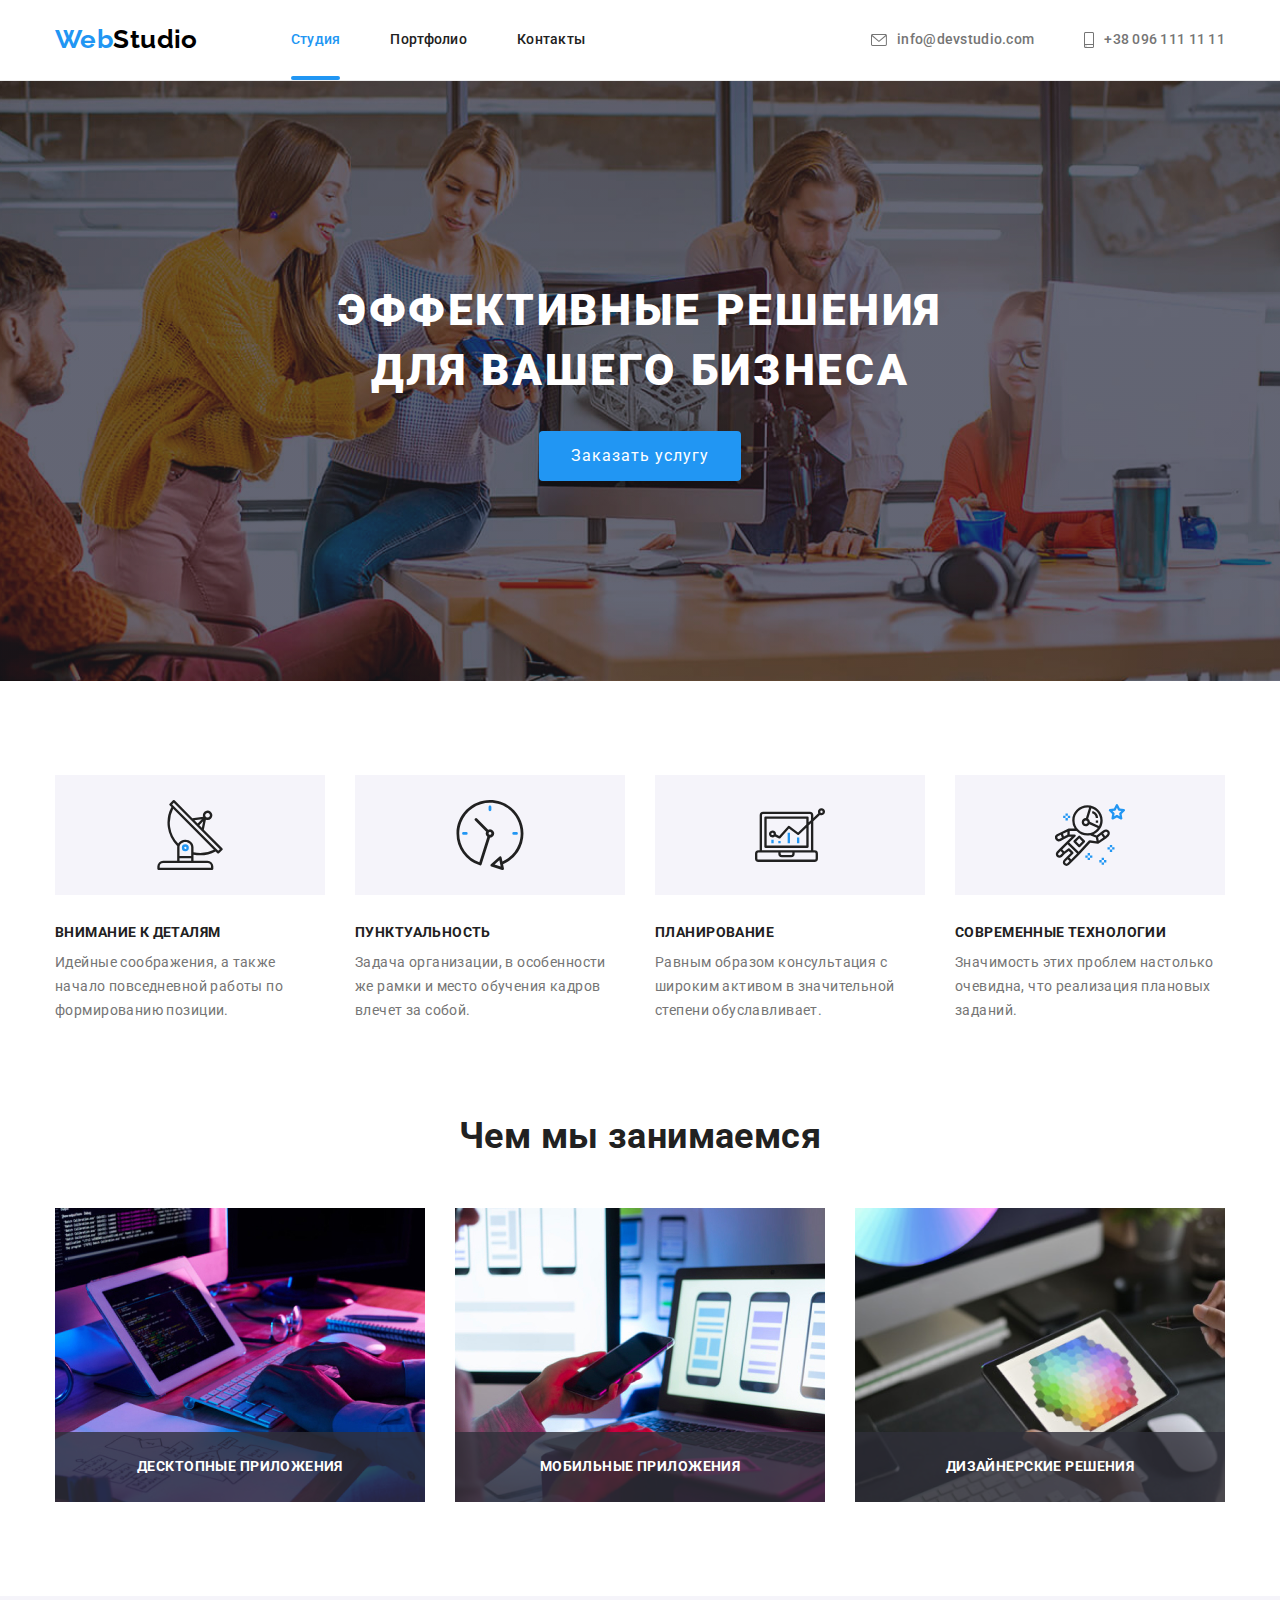
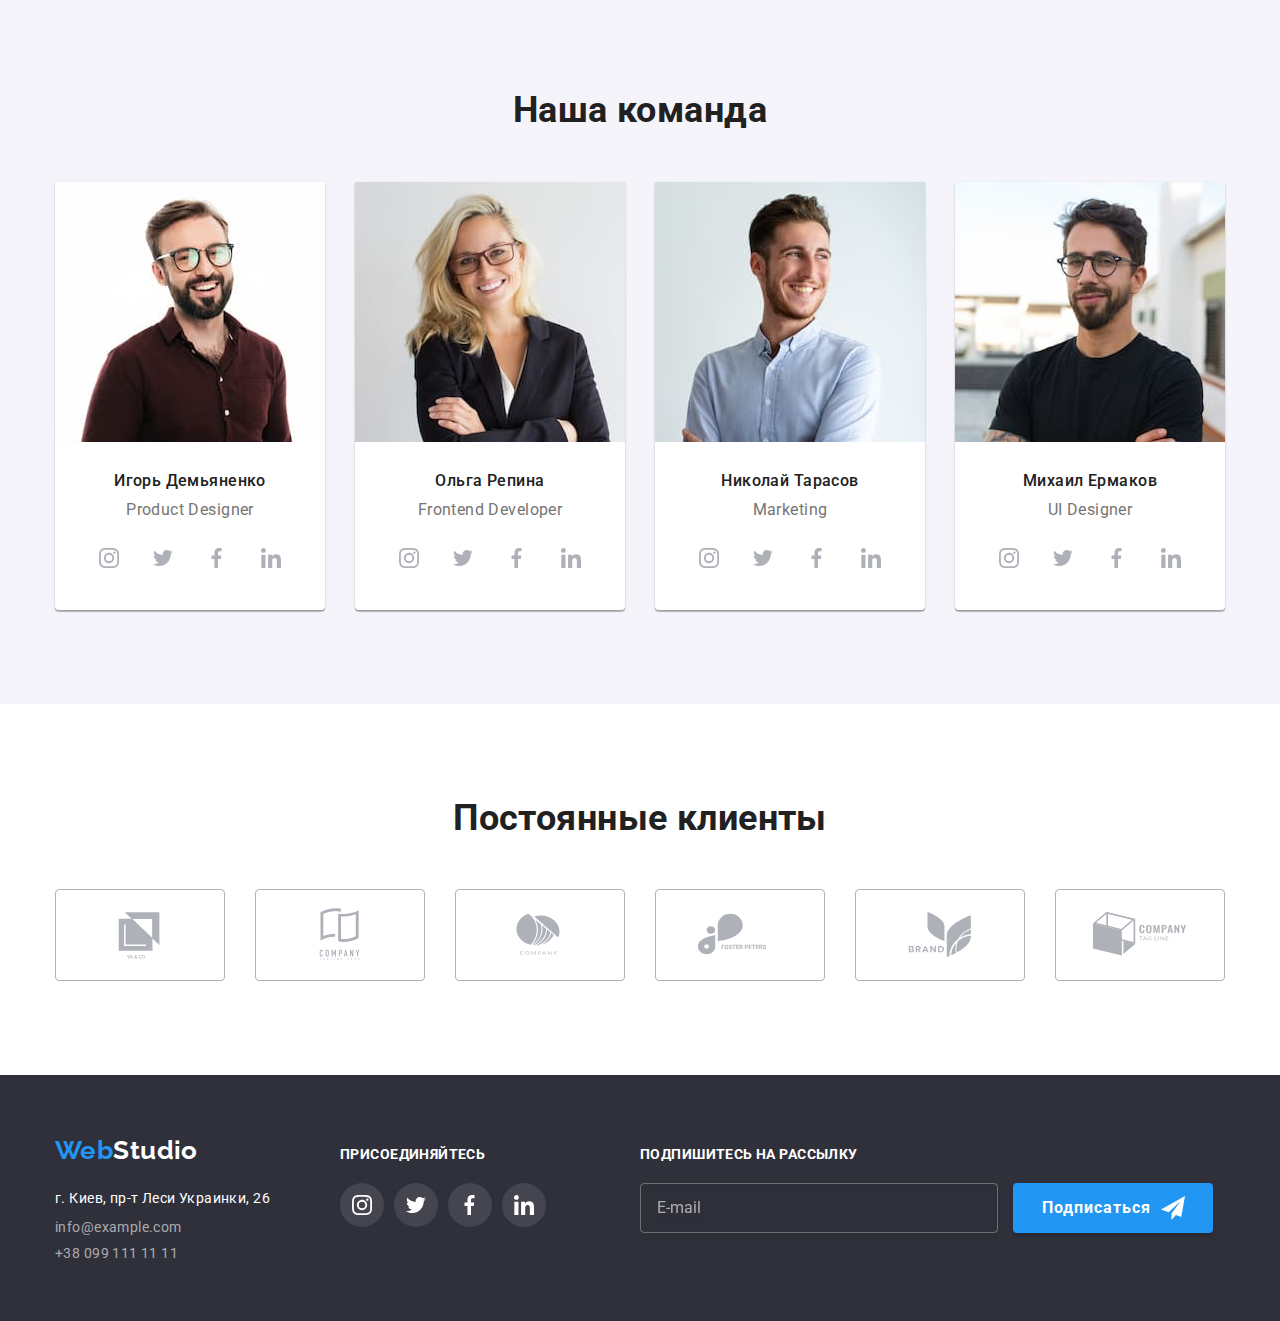
<file: index.html>
<!DOCTYPE html>
<html lang="ru">

<head>
  <meta charset="UTF-8" />
  <meta http-equiv="X-UA-Compatible" content="IE=edge" />
  <meta name="viewport" content="width=device-width, initial-scale=1.0" />
  <title>Моя Студия</title>
  <link rel="preconnect" href="https://fonts.gstatic.com" />
  <link href="https://fonts.googleapis.com/css2?family=Raleway:wght@700&family=Roboto:wght@400;500;700;900&display=swap"
    rel="stylesheet" />
  <link rel="stylesheet"
    href="https://cdnjs.cloudflare.com/ajax/libs/modern-normalize/1.0.0/modern-normalize.min.css" />
  <link rel="stylesheet" href="./css/styles.css" />
</head>

<body>
  <!-- Шапка -->
  <header class="main-header">
    <div class="container header">
      <nav class="navigation">
        <a href="./index.html" class="navigation-logo"> <span class="accent">Web</span>Studio</a>
        <ul class="navigation-list">
          <li class="navigation-item">
            <a href="./index.html" class="navigation-link current">Студия</a>
          </li>
          <li class="navigation-item">
            <a href="./portfolio.html" class="navigation-link">Портфолио</a>
          </li>
          <li class="navigation-item">
            <a href="" class="navigation-link">Контакты</a>
          </li>
        </ul>
      </nav>
      <ul class="navigation-contact">
        <li class="navigation-item">
          <a href="mailto:info@devstudio.com" class="navigation-address">
            <svg class="icon-contact" width="16" height="12">
              <use href="./images/icons.svg#mail"></use>
            </svg>info@devstudio.com</a>
        </li>
        <li class="navigation-item">
          <a href="tel:+380961111111" class="navigation-address">
            <svg class="icon-contact" width="10" height="16">
              <use href="./images/icons.svg#smartphone"></use>
            </svg>+38 096 111 11 11</a>
        </li>
      </ul>
    </div>
  </header>

  <!-- Мейн контент -->
  <main>
    <!-- Герой -->
    <section class="hero">
      <div class="background">
        <div class="container">
          <h1 class="hero-title">Эффективные решения для вашего бизнеса</h1>
          <button type="button" class="button" data-modal-open>Заказать услугу</button>
        </div>
      </div>
    </section>

    <!-- Преимущества -->
    <section class="section no-padding-bottom">
      <h2 class="hidden">Наши Преимущества</h2>
      <div class="container">
        <ul class="feature-list">
          <li class="feature-item">
            <div class="feature-icon">
              <svg class="icon-image">
                <use href="./images/icons.svg#antenna"></use>
              </svg>
            </div>
            <h3 class="feature-list-title">Внимание к деталям</h3>
            <p class="feature-desc">
              Идейные соображения, а также начало повседневной работы по формированию позиции.
            </p>
          </li>
          <li class="feature-item">
            <div class="feature-icon">
              <svg class="icon-image">
                <use href="./images/icons.svg#clock"></use>
              </svg>
            </div>
            <h3 class="feature-list-title">Пунктуальность</h3>
            <p class="feature-desc">
              Задача организации, в особенности же рамки и место обучения кадров влечет за собой.
            </p>
          </li>
          <li class="feature-item">
            <div class="feature-icon">
              <svg class="icon-image">
                <use href="./images/icons.svg#diagram"></use>
              </svg>
            </div>
            <h3 class="feature-list-title">Планирование</h3>
            <p class="feature-desc">
              Равным образом консультация с широким активом в значительной степени обуславливает.
            </p>
          </li>
          <li class="feature-item">
            <div class="feature-icon">
              <svg class="icon-image">
                <use href="./images/icons.svg#astronaut"></use>
              </svg>
            </div>
            <h3 class="feature-list-title">Современные технологии</h3>
            <p class="feature-desc">
              Значимость этих проблем настолько очевидна, что реализация плановых заданий.
            </p>
          </li>
        </ul>
      </div>
    </section>

    <!-- Чем мы занимаемся -->
    <section class="section">
      <div class="container">
        <h2 class="occupation-title">Чем мы занимаемся</h2>
        <ul class="occupation">
          <li class="occupation-img">
            <img src="./images/img1.jpg" alt="рабочий стол" width="370" height="294" />
            <p class="occupation-text">Десктопные приложения</p>
          </li>

          <li class="occupation-img">
            <img src="./images/img2.jpg" alt="человек с телефоном возле ноутбука" width="370" height="294" />
            <p class="occupation-text">Мобильные приложения</p>
          </li>
          <li class="occupation-img">
            <img src="./images/img3.jpg" alt="человек с планшетом" width="370" height="294" />
            <p class="occupation-text">Дизайнерские решения</p>
          </li>
        </ul>
      </div>
    </section>

    <!-- Наша команда -->
    <section class="team section">
      <div class="container">
        <h2 class="team-title">Наша команда</h2>
        <ul class="team-list">
          <li class="team-list-card">
            <img class="team-photo" src="./images/img11.jpg" alt="мужчина в очках и бордовой рубашке" width="270"
              height="260" />
            <div class="team-list-card-description">
              <h3 class="team-member">Игорь Демьяненко</h3>
              <p lang="en" class="team-role">Product Designer</p>
              <ul class="social-list">
                <li class="social-item">
                  <a class="social-link" href="#">
                    <svg class="social-icon">
                      <use href="./images/icons.svg#instagram"></use>
                    </svg>
                  </a>
                </li>
                <li>
                  <a class="social-link" href="#">
                    <svg class="social-icon">
                      <use href="./images/icons.svg#twitter"></use>
                    </svg>
                  </a>
                </li>
                <li>
                  <a class="social-link" href="#"><svg class="social-icon">
                      <use href="./images/icons.svg#facebook"></use>
                    </svg>
                  </a>
                </li>
                <li>
                  <a class="social-link" href="#"><svg class="social-icon">
                      <use href="./images/icons.svg#linkedin"></use>
                    </svg>
                  </a>
                </li>
              </ul>
            </div>
          </li>
          <li class="team-list-card">
            <img class="team-photo" src="./images/img12.jpg" alt="девушка в очках в черном пиджаке" width="270"
              height="260" />
            <div class="team-list-card-description">
              <h3 class="team-member">Ольга Репина</h3>
              <p lang="en" class="team-role">Frontend Developer</p>
              <ul class="social-list">
                <li class="social-item">
                  <a class="social-link" href="#">
                    <svg class="social-icon">
                      <use href="./images/icons.svg#instagram"></use>
                    </svg>
                  </a>
                </li>
                <li>
                  <a class="social-link" href="#">
                    <svg class="social-icon">
                      <use href="./images/icons.svg#twitter"></use>
                    </svg>
                  </a>
                </li>
                <li>
                  <a class="social-link" href="#"><svg class="social-icon">
                      <use href="./images/icons.svg#facebook"></use>
                    </svg>
                  </a>
                </li>
                <li>
                  <a class="social-link" href="#"><svg class="social-icon">
                      <use href="./images/icons.svg#linkedin"></use>
                    </svg>
                  </a>
                </li>
              </ul>
            </div>
          </li>
          <li class="team-list-card">
            <img class="team-photo" src="./images/img13.jpg" alt="мужчина в светлой рубашке" width="270" height="260" />
            <div class="team-list-card-description">
              <h3 class="team-member">Николай Тарасов</h3>
              <p lang="en" class="team-role">Marketing</p>
              <ul class="social-list">
                <li class="social-item">
                  <a class="social-link" href="#">
                    <svg class="social-icon">
                      <use href="./images/icons.svg#instagram"></use>
                    </svg>
                  </a>
                </li>
                <li>
                  <a class="social-link" href="#">
                    <svg class="social-icon">
                      <use href="./images/icons.svg#twitter"></use>
                    </svg>
                  </a>
                </li>
                <li>
                  <a class="social-link" href="#"><svg class="social-icon">
                      <use href="./images/icons.svg#facebook"></use>
                    </svg>
                  </a>
                </li>
                <li>
                  <a class="social-link" href="#"><svg class="social-icon">
                      <use href="./images/icons.svg#linkedin"></use>
                    </svg>
                  </a>
                </li>
              </ul>
            </div>
          </li>
          <li class="team-list-card">
            <img class="team-photo" src="./images/img14.jpg" alt="мужчина в очках в черной футболке" width="270"
              height="260" />
            <div class="team-list-card-description">
              <h3 class="team-member">Михаил Ермаков</h3>
              <p lang="en" class="team-role">UI Designer</p>
              <ul class="social-list">
                <li>
                  <a class="social-link" href="#">
                    <svg class="social-icon">
                      <use href="./images/icons.svg#instagram"></use>
                    </svg>
                  </a>
                </li>
                <li>
                  <a class="social-link" href="#">
                    <svg class="social-icon">
                      <use href="./images/icons.svg#twitter"></use>
                    </svg>
                  </a>
                </li>
                <li>
                  <a class="social-link" href="#"><svg class="social-icon">
                      <use href="./images/icons.svg#facebook"></use>
                    </svg>
                  </a>
                </li>
                <li>
                  <a class="social-link" href="#"><svg class="social-icon">
                      <use href="./images/icons.svg#linkedin"></use>
                    </svg>
                  </a>
                </li>
              </ul>
            </div>
          </li>
        </ul>
      </div>
    </section>

    <!-- Постоянные клиенты -->

    <section class="section">
      <div class="container">
        <h2 class="client-title">Постоянные клиенты</h2>
        <ul class="client-list">
          <li class="client-item">
            <a class="client-link" href="">
              <svg class="client-icon">
                <use href="./images/icons.svg#company1"></use>
              </svg>
            </a>
          </li>
          <li class="client-item">
            <a class="client-link" href="">
              <svg class="client-icon">
                <use href="./images/icons.svg#company2"></use>
              </svg>
            </a>
          </li>
          <li class="client-item">
            <a class="client-link" href="">
              <svg class="client-icon">
                <use href="./images/icons.svg#company3"></use>
              </svg>
            </a>
          </li>
          <li class="client-item">
            <a class="client-link" href="">
              <svg class="client-icon">
                <use href="./images/icons.svg#company4"></use>
              </svg>
            </a>
          </li>
          <li class="client-item">
            <a class="client-link" href="">
              <svg class="client-icon">
                <use href="./images/icons.svg#company5"></use>
              </svg>
            </a>
          </li>
          <li class="client-item">
            <a class="client-link" href="">
              <svg class="client-icon">
                <use href="./images/icons.svg#company6"></use>
              </svg>
            </a>
          </li>
        </ul>
      </div>
    </section>
  </main>

  <!-- Футер -->
  <footer class="contact">
    <div class="container footer-flex">
      <!-- Контакты -->
      <div>
        <a href="./index.html" class="contact-logo"> <span class="accent">Web</span>Studio</a>
        <address class="contact-list">
          <p class="contact-address">г. Киев, пр-т Леси Украинки, 26</p>
          <a href="mailto:info@example.com" class="contact-link">info@example.com</a>
          <a href="tel:+380991111111" class="contact-link">+38 099 111 11 11</a>
        </address>
      </div>

      <!-- Соц сети -->
      <div class="footer-socials">
        <h3 class="footer-socials-title">присоединяйтесь</h3>
        <ul class="social-list">
          <li>
            <a class="social-link" href="">
              <svg class="social-icon">
                <use href="./images/icons.svg#instagram"></use>
              </svg>
            </a>
          </li>
          <li>
            <a class="social-link" href="">
              <svg class="social-icon">
                <use href="./images/icons.svg#twitter"></use>
              </svg>
            </a>
          </li>
          <li>
            <a class="social-link" href="">
              <svg class="social-icon">
                <use href="./images/icons.svg#facebook"></use>
              </svg>
            </a>
          </li>
          <li>
            <a class="social-link" href="">
              <svg class="social-icon">
                <use href="./images/icons.svg#linkedin"></use>
              </svg>
            </a>
          </li>
        </ul>
      </div>

      <!-- Подписка -->
      <form class="subscribe-container">
        <b class="footer-socials-title">Подпишитесь на рассылку</b>
        <input class="subscribe-input" type="email" placeholder="E-mail" name="email">
        <button class="subscribe-button" type="submit">Подписаться
          <svg class="subscribe-icon">
            <use href="./images/icons.svg#send"></use>
          </svg>
        </button>
      </form>
    </div>
  </footer>

  <!-- Модальное окно -->
  <div class="backdrop is-hidden" data-modal>
    <div class="modal">
      <b class="modal-title">Оставьте свои данные, мы вам перезвоним</b>
      <form class="modal-form">
        <label class="input-name" for="user-name">Имя</label>
        <span class="input-thumb">
          <input class="form-input" type="text" id="user-name" name="user-name" required>
          <svg class="form-input-icon">
            <use href="./images/icons.svg#modal-pesron"></use>
          </svg>
        </span>
        <label class="input-name" for="user-tel">Телефон</label>
        <span class="input-thumb">
          <input class="form-input" type="tel" id="user-tel" name="phone-number" required>
          <svg class="form-input-icon">
            <use href="./images/icons.svg#modal-phone"></use>
          </svg>
        </span>
        <label class="input-name" for="user-mail">Почта</label>
        <span class="input-thumb">
          <input class="form-input" type="email" id="user-mail" name="email" required>
          <svg class="form-input-icon">
            <use href="./images/icons.svg#modal-email"></use>
          </svg>
        </span>
        <label class="input-name" for="user-comment">Комментарий</label>
        <textarea class=" form-input modal-form-comment" name="comment" id="user-comment"
          placeholder="Введите текст"></textarea>
        <label class="form-policy">
          <input class="policy-checkbox" type="checkbox" name="policy" value="policy" required>
          <div class="check-icons">
            <svg class="checkbox-icon-inactive">
              <use href="./images/icons.svg#modal-checkbox"></use>
            </svg>
            <svg class="checkbox-icon-active">
              <use href="./images/icons.svg#modal-checkbox-checked"></use>
            </svg>
          </div>
          Соглашаюсь с рассылкой и принимаю &nbsp; <a class="policy-link" href="#">Условия договора</a>
        </label>
        <button class="modal-submit-button" type="submit">Отправить</button>
      </form>
      <button class="modal-close-button" data-modal-close>
        <svg width="18" height="18">
          <use href="./images/icons.svg#close-black"></use>
        </svg>
      </button>
    </div>
  </div>

  <script src="./js/modal.js"></script>
</body>

</html>
</file>
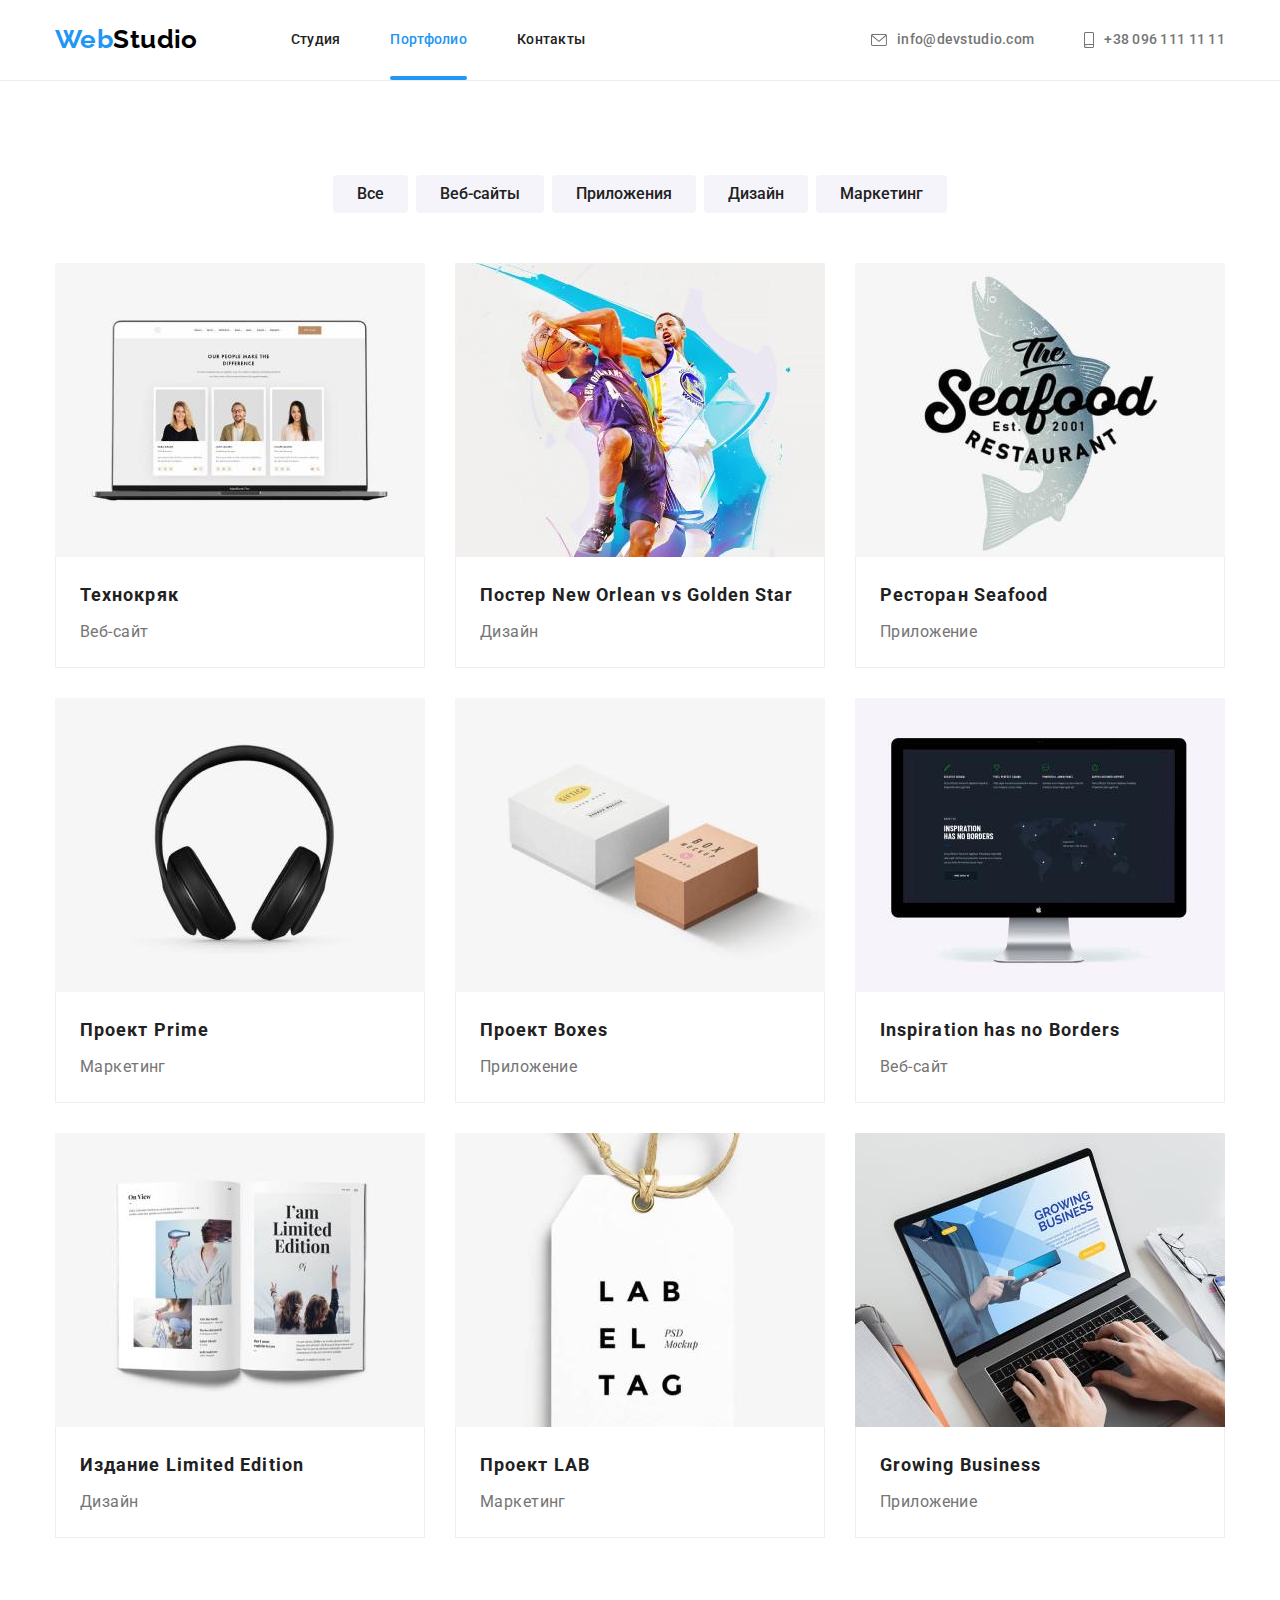
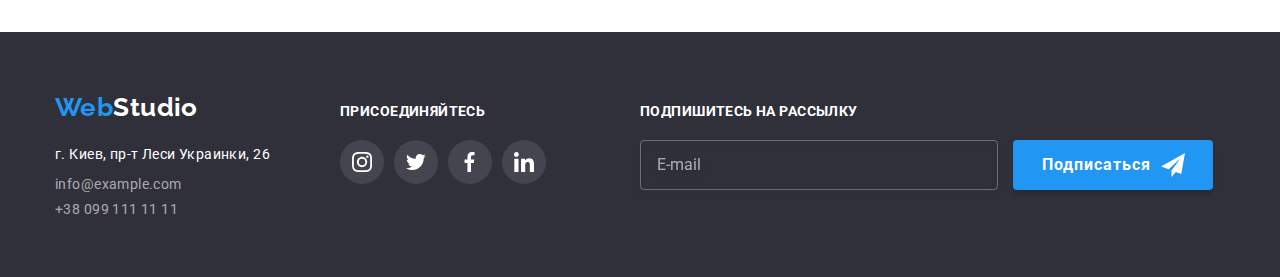
<file: portfolio.html>
<!DOCTYPE html>
<html lang="ru">

<head>
  <meta charset="UTF-8" />
  <meta http-equiv="X-UA-Compatible" content="IE=edge" />
  <meta name="viewport" content="width=device-width, initial-scale=1.0" />
  <title>Моя Студия</title>
  <link rel="preconnect" href="https://fonts.gstatic.com" />
  <link href="https://fonts.googleapis.com/css2?family=Raleway:wght@700&family=Roboto:wght@400;500;700;900&display=swap"
    rel="stylesheet" />
  <link rel="stylesheet"
    href="https://cdnjs.cloudflare.com/ajax/libs/modern-normalize/1.0.0/modern-normalize.min.css" />
  <link rel="stylesheet" href="./css/styles.css" />
</head>

<body>
  <!-- Шапка -->
  <header class="main-header">
    <div class="container header">
      <nav class="navigation">
        <a href="./index.html" class="navigation-logo"> <span class="accent">Web</span>Studio</a>
        <ul class="navigation-list">
          <li class="navigation-item">
            <a href="./index.html" class="navigation-link">Студия</a>
          </li>
          <li class="navigation-item">
            <a href="./portfolio.html" class="navigation-link current">Портфолио</a>
          </li>
          <li class="navigation-item">
            <a href="" class="navigation-link">Контакты</a>
          </li>
        </ul>
      </nav>
      <ul class="navigation-contact">
        <li class="navigation-item">
          <a href="mailto:info@devstudio.com" class="navigation-address">
            <svg class="icon-contact" width="16" height="12">
              <use href="./images/icons.svg#mail"></use>
            </svg>info@devstudio.com</a>
        </li>
        <li class="navigation-item">
          <a href="tel:+380961111111" class="navigation-address">
            <svg class="icon-contact" width="10" height="16">
              <use href="./images/icons.svg#smartphone"></use>
            </svg>+38 096 111 11 11</a>
        </li>
      </ul>
    </div>
  </header>

  <!-- Мейн контент -->
  <main>
    <section class="section">
      <h1 class="hidden">Портфолио</h1>
      <div class="container">
        <!-- Фильтр -->
        <ul class="filter">
          <li class="filter-item">
            <button type="button" class="filter-button">Все</button>
          </li>
          <li class="filter-item">
            <button type="button" class="filter-button">Веб-сайты</button>
          </li>
          <li class="filter-item">
            <button type="button" class="filter-button">Приложения</button>
          </li>
          <li class="filter-item">
            <button type="button" class="filter-button">Дизайн</button>
          </li>
          <li class="filter-item">
            <button type="button" class="filter-button">Маркетинг</button>
          </li>
        </ul>

        <!-- Список работ -->
        <ul class="works">
          <li class="work-list-card">
            <a class="card-link" href="">
              <div class="card-thumb">
                <img src="./images/img21.jpg" alt="ноутбук" width="370" height="294" />
                <div class="overlay">
                  <p class="card-text">Технокряк это современная площадка распространения коронавируса. Компании
                    используют эту платформу
                    для цифрового
                    шпионажа и атак на защищённые сервера конкурентов.</p>
                </div>
              </div>
              <div class="work-description">
                <h2 class="works-item">Технокряк</h2>
                <p class="works-id">Веб-сайт</p>
              </div>
            </a>
          </li>

          <li class="work-list-card">
            <a class="card-link" href="">
              <div class="card-thumb">
                <img src="./images/img22.jpg" alt="баскетболисты" width="370" height="294" />
                <div class="overlay">
                  <p class="card-text">Технокряк это современная площадка распространения коронавируса. Компании
                    используют эту платформу
                    для цифрового
                    шпионажа и атак на защищённые сервера конкурентов.</p>
                </div>
              </div>
              <div class="work-description">
                <h2 class="works-item">
                  Постер <span lang="en">New Orlean vs Golden Star</span>
                </h2>
                <p class="works-id">Дизайн</p>
              </div>
            </a>
          </li>

          <li class="work-list-card">
            <a class="card-link" href="">
              <div class="card-thumb">
                <img src="./images/img23.jpg" alt="надпись ресторан морской еды на фоне рыбы" width="370"
                  height="294" />
                <div class="overlay">
                  <p class="card-text">Технокряк это современная площадка распространения коронавируса. Компании
                    используют эту платформу
                    для цифрового
                    шпионажа и атак на защищённые сервера конкурентов.</p>
                </div>
              </div>
              <div class="work-description">
                <h2 class="works-item">Ресторан <span lang="en">Seafood</span></h2>
                <p class="works-id">Приложение</p>
              </div>
            </a>
          </li>

          <li class="work-list-card">
            <a class="card-link" href="">
              <div class="card-thumb">
                <img src="./images/img24.jpg" alt="наушники" width="370" height="294" />
                <div class="overlay">
                  <p class="card-text">Технокряк это современная площадка распространения коронавируса. Компании
                    используют эту платформу
                    для цифрового
                    шпионажа и атак на защищённые сервера конкурентов.</p>
                </div>
              </div>
              <div class="work-description">
                <h2 class="works-item">Проект <span lang="en">Prime</span></h2>
                <p class="works-id">Маркетинг</p>
              </div>
            </a>
          </li>

          <li class="work-list-card">
            <a class="card-link" href="">
              <div class="card-thumb">
                <img src="./images/img25.jpg" alt="две коробки с надписями" width="370" height="294" />
                <div class="overlay">
                  <p class="card-text">Технокряк это современная площадка распространения коронавируса. Компании
                    используют эту платформу
                    для цифрового
                    шпионажа и атак на защищённые сервера конкурентов.</p>
                </div>
              </div>
              <div class="work-description">
                <h2 class="works-item">Проект <span lang="en">Boxes</span></h2>
                <p class="works-id">Приложение</p>
              </div>
            </a>
          </li>

          <li class="work-list-card">
            <a class="card-link" href="">
              <div class="card-thumb">
                <img src="./images/img26.jpg" alt="монитор" width="370" height="294" />
                <div class="overlay">
                  <p class="card-text">Технокряк это современная площадка распространения коронавируса. Компании
                    используют эту платформу
                    для цифрового
                    шпионажа и атак на защищённые сервера конкурентов.</p>
                </div>
              </div>
              <div class="work-description">
                <h2 lang="en" class="works-item">Inspiration has no Borders</h2>
                <p class="works-id">Веб-сайт</p>
              </div>
            </a>
          </li>

          <li class="work-list-card">
            <a class="card-link" href="">
              <div class="card-thumb">
                <img src="./images/img27.jpg" alt="раскрытая книга" width="370" height="294" />
                <div class="overlay">
                  <p class="card-text">Технокряк это современная площадка распространения коронавируса. Компании
                    используют эту платформу
                    для цифрового
                    шпионажа и атак на защищённые сервера конкурентов.</p>
                </div>
              </div>
              <div class="work-description">
                <h2 class="works-item">Издание <span lang="en">Limited Edition</span></h2>
                <p class="works-id">Дизайн</p>
              </div>
            </a>
          </li>

          <li class="work-list-card">
            <a class="card-link" href="">
              <div class="card-thumb">
                <img src="./images/img28.jpg" alt="бирка для одежды" width="370" height="294" />
                <div class="overlay">
                  <p class="card-text">Технокряк это современная площадка распространения коронавируса. Компании
                    используют эту платформу
                    для цифрового
                    шпионажа и атак на защищённые сервера конкурентов.</p>
                </div>
              </div>
              <div class="work-description">
                <h2 class="works-item">Проект <span lang="en">LAB</span></h2>
                <p class="works-id">Маркетинг</p>
              </div>
            </a>
          </li>

          <li class="work-list-card">
            <a class="card-link" href="">
              <div class="card-thumb">
                <img src="./images/img29.jpg" alt="человек работающий за ноутбуком" width="370" height="294" />
                <div class="overlay">
                  <p class="card-text">Технокряк это современная площадка распространения коронавируса. Компании
                    используют эту платформу
                    для цифрового
                    шпионажа и атак на защищённые сервера конкурентов.</p>
                </div>
              </div>
              <div class="work-description">
                <h2 lang="en" class="works-item">Growing Business</h2>
                <p class="works-id">Приложение</p>
              </div>
            </a>
          </li>
        </ul>
      </div>
    </section>
  </main>

  <!-- Футер -->
  <footer class="contact">
    <div class="container footer-flex">
      <!-- Контакты -->
      <div>
        <a href="./index.html" class="contact-logo"> <span class="accent">Web</span>Studio</a>
        <address class="contact-list">
          <p class="contact-address">г. Киев, пр-т Леси Украинки, 26</p>
          <a href="mailto:info@example.com" class="contact-link">info@example.com</a>
          <a href="tel:+380991111111" class="contact-link">+38 099 111 11 11</a>
        </address>
      </div>

      <!-- Соц сети -->
      <div class="footer-socials">
        <h3 class="footer-socials-title">присоединяйтесь</h3>
        <ul class="social-list">
          <li>
            <a class="social-link" href="">
              <svg class="social-icon">
                <use href="./images/icons.svg#instagram"></use>
              </svg>
            </a>
          </li>
          <li>
            <a class="social-link" href="">
              <svg class="social-icon">
                <use href="./images/icons.svg#twitter"></use>
              </svg>
            </a>
          </li>
          <li>
            <a class="social-link" href="">
              <svg class="social-icon">
                <use href="./images/icons.svg#facebook"></use>
              </svg>
            </a>
          </li>
          <li>
            <a class="social-link" href="">
              <svg class="social-icon">
                <use href="./images/icons.svg#linkedin"></use>
              </svg>
            </a>
          </li>
        </ul>
      </div>

      <!-- Подписка -->
      <form class="subscribe-container">
        <b class="footer-socials-title">Подпишитесь на рассылку</b>
        <input class="subscribe-input" type="email" placeholder="E-mail" name="email">
        <button class="subscribe-button" type="submit">Подписаться
          <svg class="subscribe-icon">
            <use href="./images/icons.svg#send"></use>
          </svg>
        </button>
      </form>
    </div>
  </footer>
</body>

</html>
</file>
<file: css/styles.css>
/* =======Палитра======= */
:root {
  --main-text-color: #212121;
  --sec-text-color: #757575;
  --accent: #2196f3;
  --accent-opacity: rgba(33, 149, 243, 0.6);
  --white: #ffffff;
  --white-opacity: rgba(255, 255, 255, 0.6);
  --logo: #000000;
  --alt-bg: #2f303a;
  --secondary-bg: #f5f4fa;
  --button-bg-hover: #188ce8;
  --icon-color: #afb1b8;
}

/* =======Глобальные======= */
body {
  color: var(--main-text-color);
  font-family: 'Roboto', sans-serif;
  font-size: 14px;
  letter-spacing: 0.03em;
}

h1,
h2,
h3,
h4,
h5,
h6,
p {
  margin-top: 0;
  margin-bottom: 0;
}

img {
  display: block;
}

ol,
ul {
  list-style: none;
  padding: 0;
  margin: 0;
}

a {
  text-decoration: none;
}

button {
  padding: 0;
  border: none;
}

.hidden {
  display: none;
}

.container {
  width: 1200px;
  padding: 0 15px;
  margin: 0 auto;
}

.section {
  padding: 94px 0;
}

.section.no-padding-bottom {
  padding-bottom: 0;
}

/* =======Логотипы======= */
.navigation-logo,
.contact-logo {
  font-family: Raleway, sans-serif;
  font-weight: 700;
  font-size: 26px;
  line-height: 1.2;
}

.navigation-logo {
  color: var(--logo);
}

.contact-logo {
  display: inline-block;
  margin-bottom: 20px;
  color: var(--white);
}

.accent {
  color: var(--accent);
}

/* ======= Шапка ======= */

.main-header {
  border-bottom: 1px solid #ececec;
}

.header,
.navigation {
  display: flex;
  align-items: center;
}

.navigation-list {
  display: flex;
  margin-left: 93px;
}

.navigation-item:not(:last-child) {
  margin-right: 50px;
}

.navigation-address,
.navigation-link {
  font-weight: 500;
  line-height: 1.14;
  letter-spacing: 0.02em;

  transition: color 250ms cubic-bezier(0.4, 0, 0.2, 1);
}

.navigation-link {
  position: relative;

  display: block;
  padding-top: 32px;
  padding-bottom: 32px;
  color: var(--main-text-color);
}

.navigation .current {
  color: var(--accent);
}

.navigation .current::after {
  content: '';
  display: block;
  height: 4px;
  width: 100%;
  background-color: var(--accent);
  border-radius: 2px;
  position: absolute;
  bottom: 0;
}

.navigation-contact {
  display: flex;
  margin-left: auto;
}

.navigation-address {
  display: flex;
  align-items: center;
  color: var(--sec-text-color);
}

.navigation-link:hover,
.navigation-address:hover,
.navigation-link:focus,
.navigation-address:focus {
  color: var(--accent);
}

.icon-contact {
  margin-right: 10px;
  fill: var(--sec-text-color);

  transition: fill 250ms cubic-bezier(0.4, 0, 0.2, 1);
}

.navigation-address:hover .icon-contact,
.navigation-address:focus .icon-contact {
  fill: var(--accent);
}

/* =======Герой======= */

.hero {
  background-color: var(--alt-bg);
  text-align: center;
}

.background {
  max-width: 1600px;
  margin-left: auto;
  margin-right: auto;
  padding: 200px 0;
  background-image: linear-gradient(rgba(47, 48, 58, 0.4), rgba(47, 48, 58, 0.4)),
    url(../images/hero-bg.jpg);
  background-repeat: no-repeat;
  background-position: center;
  background-size: cover;
}

.hero-title {
  margin: 0 auto 30px;
  width: 696px;

  color: var(--white);
  font-weight: 900;
  font-size: 44px;
  line-height: 1.36;
  letter-spacing: 0.06em;
  text-transform: uppercase;
}
.hero .button {
  padding: 10px 32px;
  border: none;
  border-radius: 4px;
  box-shadow: 0px 4px 4px rgba(0, 0, 0, 0.15);
  background-color: var(--accent);
  color: var(--white);
  font-size: 16px;
  line-height: 1.87;
  text-align: center;
  letter-spacing: 0.06em;

  transition: background-color 250ms cubic-bezier(0.4, 0, 0.2, 1);
  cursor: pointer;
}
.hero .button:hover,
.hero .button:focus {
  background-color: var(--button-bg-hover);
}

/* =======Преимущества======= */

.feature-list {
  display: flex;
  justify-content: space-between;
}

.feature-item {
  flex-basis: 270px;
}

.feature-desc {
  color: var(--sec-text-color);
  line-height: 24px;
}
.feature-list-title {
  margin-bottom: 10px;
  font-weight: 700;
  font-size: 14px;
  line-height: 1.14;
  text-transform: uppercase;
}

.feature-icon {
  display: flex;
  justify-content: center;
  align-items: center;
  width: 270px;
  height: 120px;
  margin-bottom: 30px;

  background-color: var(--secondary-bg);
}

.icon-image {
  width: 70px;
  height: 70px;
}

/* =======Чем мы занимаемся======= */

.occupation {
  display: flex;
  justify-content: space-between;
}

.occupation-title,
.team-title,
.client-title {
  margin-bottom: 50px;
  font-weight: 700;
  font-size: 36px;
  line-height: 1.16;
  text-align: center;
}

.occupation-img {
  position: relative;
}

.occupation-text {
  position: absolute;
  bottom: 0;
  width: 100%;
  padding: 27px;
  text-align: center;

  font-weight: 700;
  line-height: 1.14;
  text-transform: uppercase;
  color: #ffffff;
  background-color: rgba(47, 48, 58, 0.8);
}

/* =======Наша команда======= */

.team {
  background-color: var(--secondary-bg);
}

.team-list {
  display: flex;
  flex-wrap: wrap;
  margin-right: -30px;
  margin-bottom: -30px;
}

.team-list-card {
  background-color: var(--white);
  box-shadow: 0px 1px 3px rgba(0, 0, 0, 0.12), 0px 1px 1px rgba(0, 0, 0, 0.14),
    0px 2px 1px rgba(0, 0, 0, 0.2);
  border-radius: 0px 0px 4px 4px;
  margin-right: 30px;
  margin-bottom: 30px;
}

.team-list-card-description {
  padding: 30px 0;
}

.team-member,
.team-role {
  font-size: 16px;
  line-height: 1.18;
  text-align: center;
}

.team-member {
  margin-bottom: 10px;
  font-weight: 500;
}
.team-role {
  color: var(--sec-text-color);
  margin-bottom: 16px;
}

.social-list {
  display: flex;
  justify-content: space-between;
  width: 206px;
  height: 44px;
  margin: 0 auto;
}

.social-link {
  display: flex;
  align-items: center;
  justify-content: center;
  width: 44px;
  height: 44px;
  border-radius: 50%;

  transition: background-color 250ms cubic-bezier(0.4, 0, 0.2, 1);
}

.social-link:hover,
.social-link:focus {
  background-color: var(--accent);
}

.social-icon {
  fill: var(--icon-color);
  width: 20px;
  height: 20px;
  transition: fill 250ms cubic-bezier(0.4, 0, 0.2, 1);
}

.social-link:hover .social-icon,
.social-link:focus .social-icon {
  fill: var(--white);
}

/* ======= Постоянные клиенты ======= */

.client-list {
  display: flex;
  justify-content: space-between;
}

.client-link {
  display: flex;
  justify-content: center;
  align-items: center;
  width: 170px;
  height: 92px;
  border: 1px solid var(--icon-color);
  border-radius: 4px;
  fill: var(--icon-color);

  transition: fill 250ms cubic-bezier(0.4, 0, 0.2, 1),
    border-color 250ms cubic-bezier(0.4, 0, 0.2, 1);
}

.client-link:hover,
.client-link:focus {
  border-color: var(--accent);
  fill: var(--accent);
}

.client-icon {
  width: 106px;
  height: 60px;
}

/* =======Футер======= */
.contact {
  padding-top: 60px;
  padding-bottom: 60px;
  background-color: var(--alt-bg);
  color: var(--white);
}

.footer-flex {
  display: flex;
  align-items: baseline;
}

.contact-list {
  font-style: normal;
}

.contact-address {
  margin-bottom: 9px;
  line-height: 1.7;
}

.contact-link {
  display: block;
  margin-bottom: 9px;
  color: var(--white-opacity);

  transition: color 250ms cubic-bezier(0.4, 0, 0.2, 1);
}

.contact-link:last-child {
  margin-bottom: 0;
}

.contact-link:focus,
.contact-link:hover {
  color: var(--accent-opacity);
}

.footer-socials {
  margin-left: 70px;
}

.footer-socials-title {
  display: block;
  margin-bottom: 20px;
  font-size: 14px;
  line-height: 1.14;
  text-transform: uppercase;
}

.footer-socials .social-link {
  background-color: rgba(255, 255, 255, 0.1);
  border-radius: 50%;
}

.footer-socials .social-link:hover,
.footer-socials .social-link:focus {
  background-color: var(--accent);
}

.footer-socials .social-icon {
  fill: var(--white);
}

/* ======= Подписка ======= */
.subscribe-container {
  margin-left: 94px;
}

.subscribe-input {
  width: 358px;
  height: 50px;
  margin-right: 12px;
  padding-left: 16px;
  background-color: transparent;
  border: 1px solid rgba(255, 255, 255, 0.3);
  box-sizing: border-box;
  filter: drop-shadow(0px 4px 4px rgba(0, 0, 0, 0.15));
  border-radius: 4px;
  color: inherit;
}

.subscribe-input::placeholder {
  font-size: 16px;
  line-height: 1.25;
  color: rgba(255, 255, 255, 0.6);
}

.subscribe-button {
  display: inline-flex;
  align-items: center;
  justify-content: center;
  width: 200px;
  height: 50px;

  background: #2196f3;
  box-shadow: 0px 4px 4px rgba(0, 0, 0, 0.15);
  border-radius: 4px;
  font-weight: bold;
  font-size: 16px;
  line-height: 1.87;
  letter-spacing: 0.06em;
  color: #ffffff;

  transition: background-color 250ms cubic-bezier(0.4, 0, 0.2, 1);
}

.subscribe-button:hover,
.subscribe-button:focus {
  background-color: var(--button-bg-hover);
}

.subscribe-icon {
  width: 24px;
  height: 24px;
  margin-left: 10px;
  fill: currentColor;
}

/* ======= Модальное окно ======= */
.backdrop {
  position: fixed;
  top: 0;
  left: 0;
  width: 100%;
  height: 100%;

  background-color: rgba(0, 0, 0, 0.2);

  transition: opacity 250ms cubic-bezier(0.4, 0, 0.2, 1),
    visibility 250ms cubic-bezier(0.4, 0, 0.2, 1);
}

.backdrop.is-hidden {
  opacity: 0;
  visibility: hidden;
  pointer-events: none;
}

.backdrop.is-hidden > .modal {
  transform: translate(-50%, -50%) scale(0.9);
}

.modal {
  position: absolute;
  top: 50%;
  left: 50%;
  transform: translate(-50%, -50%) scale(1);

  padding: 40px;
  min-width: 528px;
  min-height: 581px;
  border-radius: 4px;

  background-color: #ffffff;
  box-shadow: 0px 1px 3px rgba(0, 0, 0, 0.12), 0px 1px 1px rgba(0, 0, 0, 0.14),
    0px 2px 1px rgba(0, 0, 0, 0.2);

  transition: transform 250ms cubic-bezier(0.4, 0, 0.2, 1) 250ms;
}

.modal-form {
  display: flex;
  flex-direction: column;
  align-items: flex-start;
}

.modal-title {
  display: block;
  margin-bottom: 12px;
  text-align: center;
  font-weight: 700;
  font-size: 20px;
  line-height: 1.15;
}

.input-name {
  margin-bottom: 4px;
  font-size: 12px;
  line-height: 1.16;
  letter-spacing: 0.01em;
  color: var(--sec-text-color);
}

.input-thumb {
  position: relative;
  display: inline-block;
  margin-bottom: 10px;
  width: 100%;
}
.form-input:focus,
.form-input:hover {
  border-color: var(--accent);
  fill: var(--accent);
  outline: none;
}

.form-input {
  width: 100%;
  height: 40px;
  padding-left: 42px;
  border: 1px solid rgba(33, 33, 33, 0.2);
  border-radius: 4px;

  transition: border-color 250ms cubic-bezier(0.4, 0, 0.2, 1);
}

.form-input-icon {
  position: absolute;
  top: 50%;
  transform: translateY(-50%);
  left: 15px;
  width: 18px;
  height: 18px;
  transition: fill 250ms cubic-bezier(0.4, 0, 0.2, 1);
}

.form-input:focus + .form-input-icon {
  fill: var(--accent);
}

.modal-form-comment {
  width: 100%;
  height: 120px;
  resize: none;
  padding: 12px 16px;
  margin-bottom: 20px;
}

.modal-form-comment::placeholder {
  line-height: 1.14;
  letter-spacing: 0.01em;
  color: rgba(117, 117, 117, 0.5);
}

.form-policy {
  display: flex;
  align-items: center;
  line-height: 1.72;
  color: var(--sec-text-color);
  align-self: center;
  margin-bottom: 30px;
  cursor: pointer;
}

.check-icons {
  position: relative;
  display: inline-flex;
}

.checkbox-icon-inactive,
.checkbox-icon-active {
  left: 0;
  width: 16px;
  height: 15px;
  margin-right: 7px;
  transition: opacity 250ms cubic-bezier(0.4, 0, 0.2, 1);
}

.checkbox-icon-active {
  position: absolute;
  opacity: 0;
  background-color: var(--accent);
}
.policy-checkbox:checked + * .checkbox-icon-active {
  opacity: 1;
  border-radius: 2px;
}

.policy-checkbox:checked + * .checkbox-icon-inactive {
  opacity: 0;
}

.policy-checkbox:focus + * .checkbox-icon-inactive {
  fill: var(--accent);
}

.policy-link {
  color: var(--accent);
  text-decoration: underline;
}

.policy-checkbox {
  position: absolute;
  width: 1px;
  height: 1px;
  margin: -1px;
  border: 0;
  padding: 0;

  white-space: nowrap;
  clip-path: inset(100%);
  clip: rect(0 0 0 0);
  overflow: hidden;
}

.modal-submit-button {
  margin: 0 auto;
  width: 200px;
  min-height: 50px;
  box-shadow: 0px 4px 4px rgba(0, 0, 0, 0.15);
  border-radius: 4px;
  background-color: var(--accent);
  font-family: inherit;
  font-weight: 700;
  font-size: 16px;
  line-height: 1.88;
  color: #ffffff;
}

.modal-submit-button:hover,
.modal-submit-button:focus {
  background-color: var(--button-bg-hover);
}

.modal-close-button {
  position: absolute;
  top: 8px;
  right: 8px;

  display: flex;
  justify-content: center;
  align-items: center;
  width: 30px;
  height: 30px;

  background: #ffffff;
  border: 1px solid rgba(0, 0, 0, 0.1);
  border-radius: 50%;
  cursor: pointer;

  transition: fill 250ms cubic-bezier(0.4, 0, 0.2, 1);
}

.modal-close-button:hover,
.modal-close-button:focus {
  fill: var(--accent);
}

/* =======ПОРТФОЛИО======= */

/* =======Фильтр======= */

.filter {
  display: flex;
  justify-content: center;
  margin-bottom: 50px;
}

.filter-item:not(:last-child) {
  margin-right: 8px;
}

.filter-button {
  padding: 6px 24px;
  border-radius: 4px;

  background-color: var(--secondary-bg);
  color: var(--main-text-color);
  font-family: inherit;
  font-weight: 500;
  font-size: 16px;
  line-height: 1.62;
  text-align: center;
  cursor: pointer;

  transition: background-color 250ms cubic-bezier(0.4, 0, 0.2, 1),
    color 250ms cubic-bezier(0.4, 0, 0.2, 1), box-shadow 250ms cubic-bezier(0.4, 0, 0.2, 1);
}

.filter-button:hover,
.filter-button:focus {
  background-color: var(--accent);
  color: var(--white);
  box-shadow: 0px 3px 1px rgba(0, 0, 0, 0.1), 0px 1px 2px rgba(0, 0, 0, 0.08),
    0px 2px 2px rgba(0, 0, 0, 0.12);
}

/* =======Список работ======= */

.works {
  display: flex;
  flex-wrap: wrap;
  margin-right: -30px;
  margin-bottom: -30px;
}

.work-list-card {
  margin-right: 30px;
  margin-bottom: 30px;
}

.card-link {
  display: block;
  color: inherit;
}

.card-link:hover,
.card-link:focus {
  box-shadow: 0px 1px 1px rgba(0, 0, 0, 0.12), 0px 4px 4px rgba(0, 0, 0, 0.06),
    1px 4px 6px rgba(0, 0, 0, 0.16);
}

.card-thumb {
  position: relative;
  overflow: hidden;
}

.card-thumb .overlay {
  position: absolute;
  top: 0;
  display: flex;
  justify-content: center;
  align-items: center;

  width: 100%;
  height: 100%;
  background-color: rgba(33, 150, 243, 0.9);

  transform: translateY(100%);
  transition: transform 250ms cubic-bezier(0.4, 0, 0.2, 1);
}

.card-link:hover .overlay,
.contact-link:focus .overlay {
  transform: translateY(0);
}

.card-text {
  width: 322px;
  font-size: 18px;
  line-height: 1.56;
  color: var(--white);
}

.work-description {
  padding: 20px 24px;
  border: 1px solid #eeeeee;
  border-top: 0;
}

.works-item {
  margin-bottom: 4px;
  font-weight: 700;
  font-size: 18px;
  line-height: 2;
  letter-spacing: 0.06em;
}

.works-id {
  color: var(--sec-text-color);
  font-size: 16px;
  line-height: 1.87;
}
</file>
